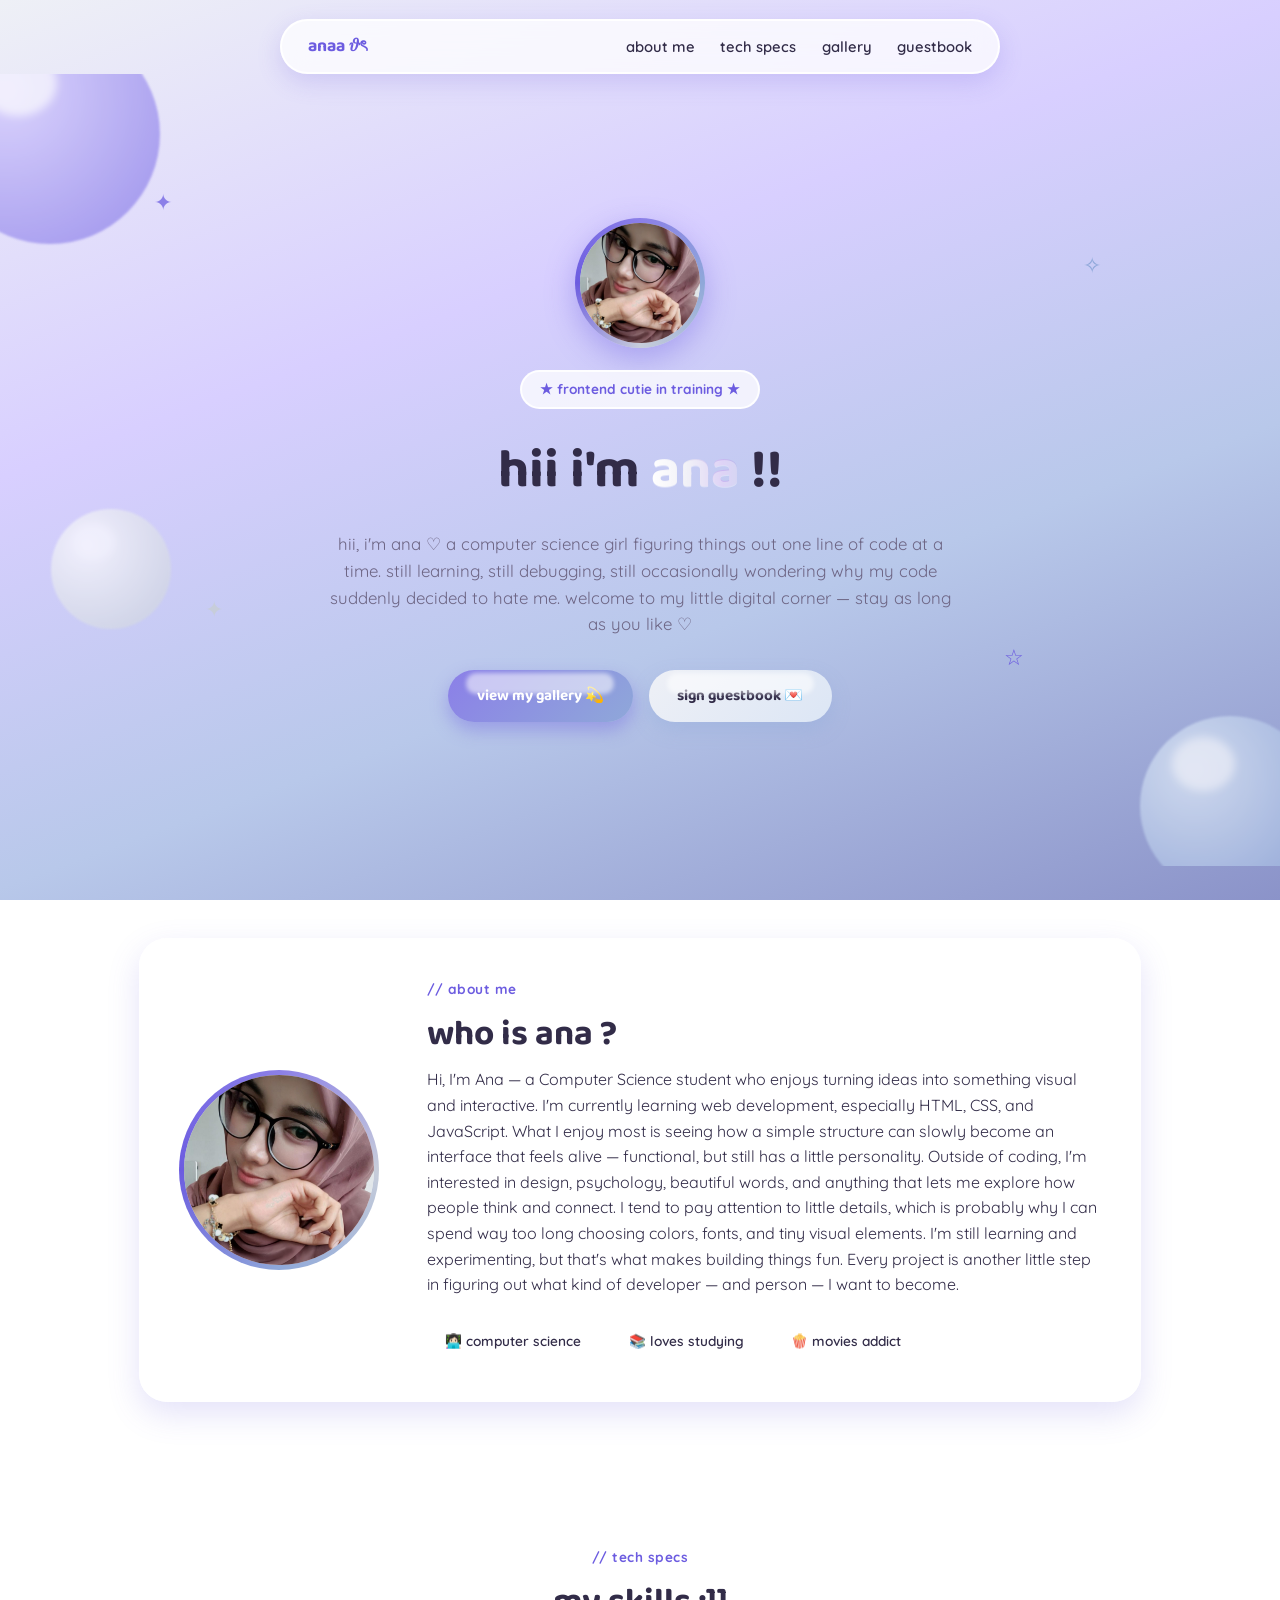
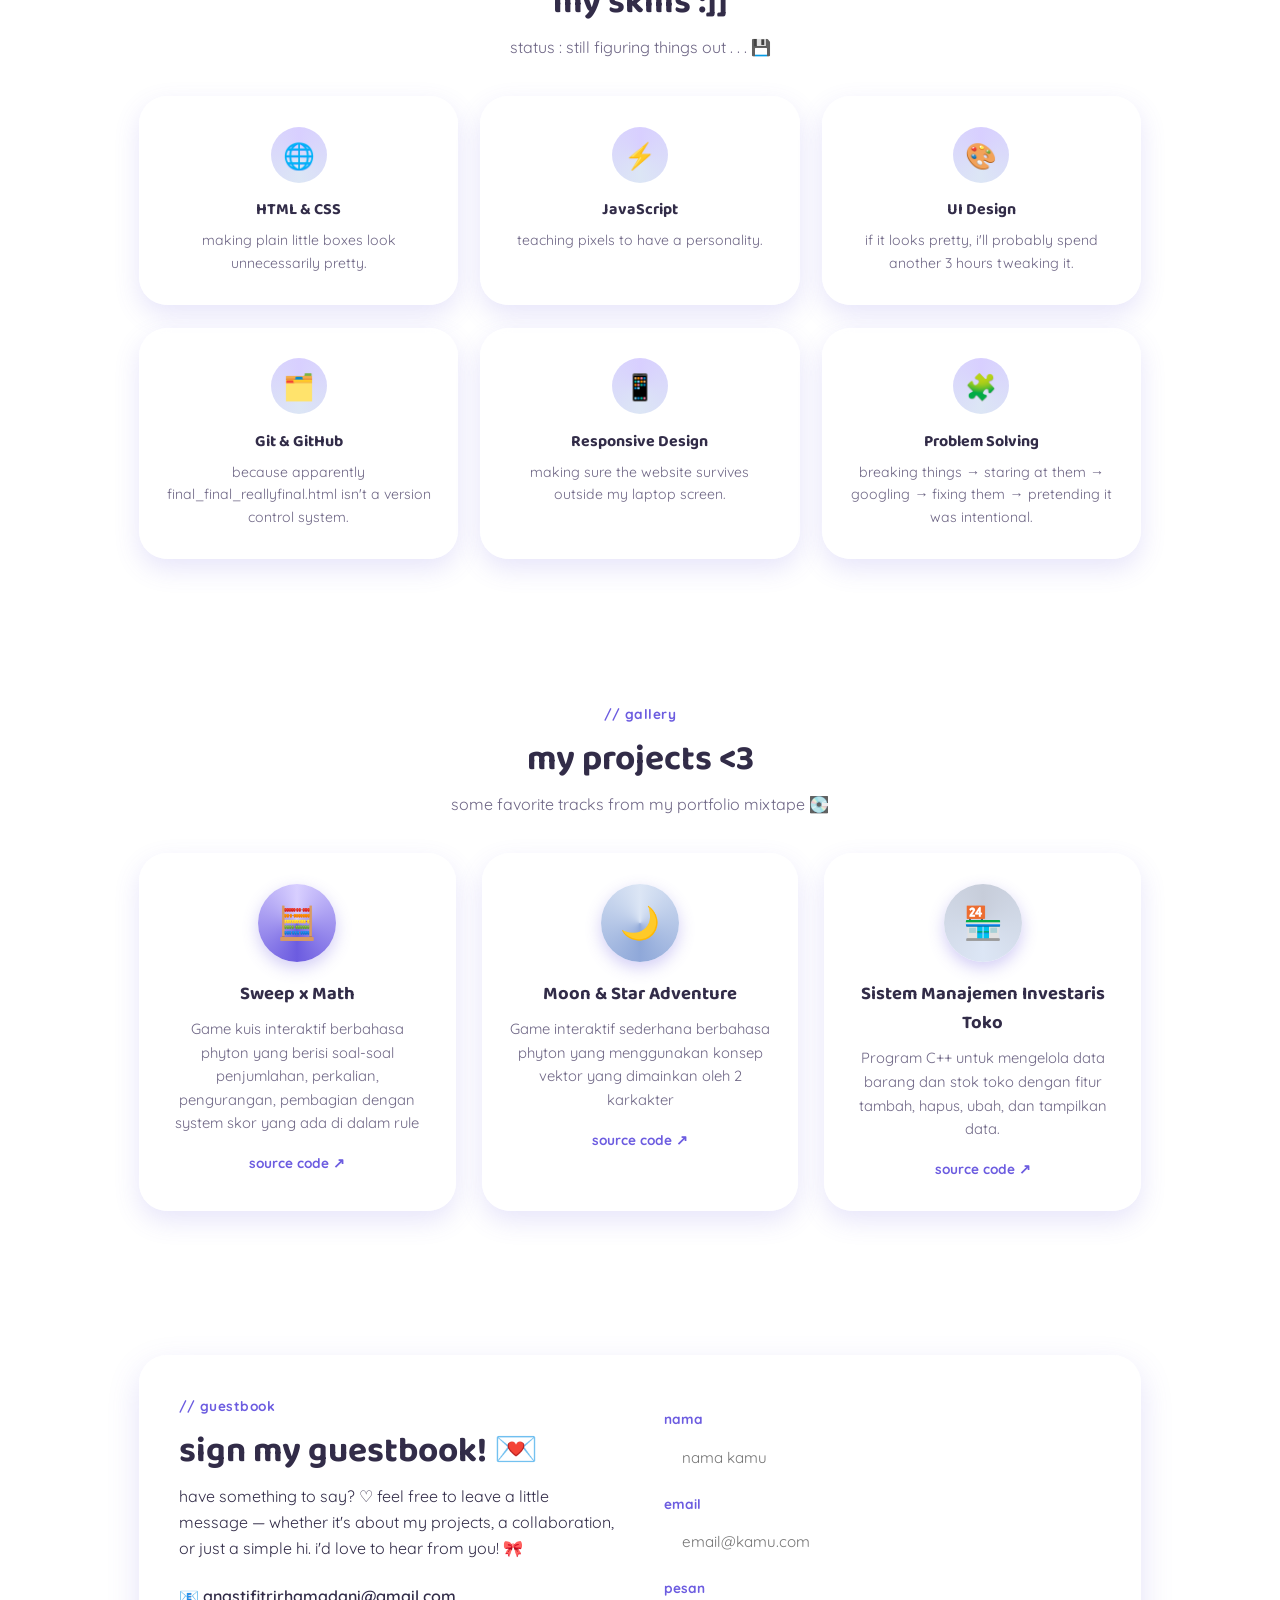
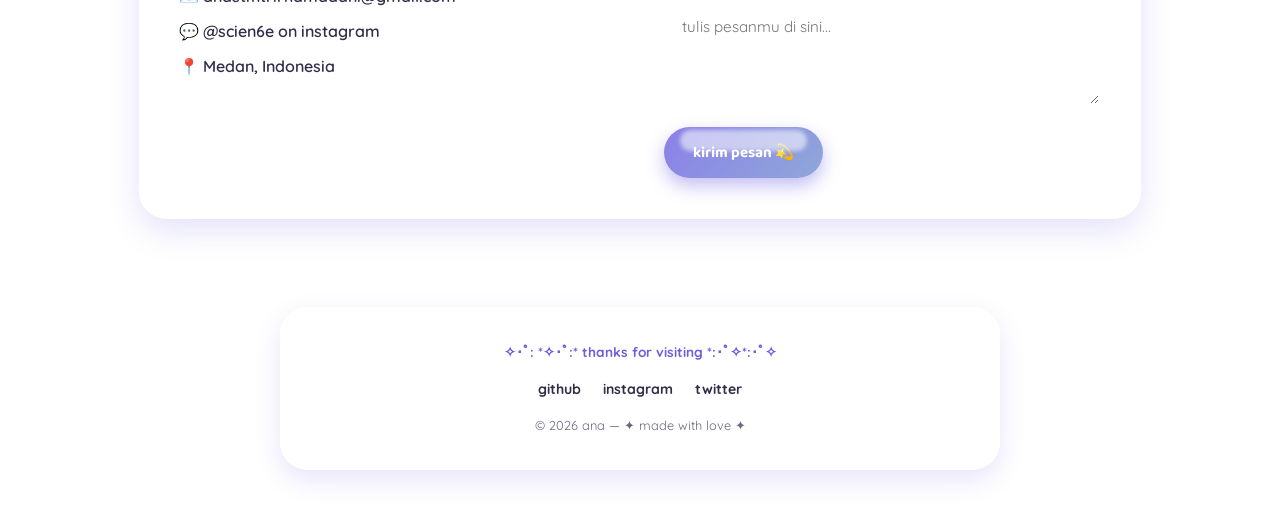
<file: index.html>
<!DOCTYPE html>
<html lang="id">
<head>
<meta charset="UTF-8">
<meta name="viewport" content="width=device-width, initial-scale=1.0">
<title>✧ ana's portofolio ✧</title>
<link rel="preconnect" href="https://fonts.googleapis.com">
<link rel="preconnect" href="https://fonts.gstatic.com" crossorigin>
<link href="https://fonts.googleapis.com/css2?family=Baloo+2:wght@500;700;800&family=Quicksand:wght@400;500;600;700&display=swap" rel="stylesheet">
<link rel="stylesheet" href="style.css">
</head>
<body>

<!-- ===== NAVIGASI (floating glossy pill) ===== -->
<header class="navbar" id="top">
  <div class="nav-pill">
    <a href="#top" class="logo"> anaa 𝜗ৎ</a>
    <button class="nav-toggle" id="navToggle" aria-label="Buka menu" aria-expanded="false">
      <span></span><span></span><span></span>
    </button>
    <nav class="nav-links" id="navLinks">
      <a href="#about">about me</a>
      <a href="#skills">tech specs</a>
      <a href="#projects">gallery</a>
      <a href="#contact">guestbook</a>
    </nav>
  </div>
</header>

<!-- ===== HERO ===== -->
<section class="hero">
  <span class="orb orb-1"></span>
  <span class="orb orb-2"></span>
  <span class="orb orb-3"></span>
  <span class="sparkle s1">✦</span>
  <span class="sparkle s2">✧</span>
  <span class="sparkle s3">☆</span>
  <span class="sparkle s4">✦</span>

  <div class="hero-content">
    <div class="avatar-ring"><div class="avatar"><img src="ana.jpeg" alt="Foto Ana"></div></div>
    <p class="badge">★ frontend cutie in training ★</p>
    <h1>hii i'm <span class="chrome">ana</span> !!</h1>
    <p class="hero-text">hii, i'm ana ♡

a computer science girl figuring things out one line of code at a time.

still learning, still debugging, still occasionally wondering why my code suddenly decided to hate me.

welcome to my little digital corner — stay as long as you like ♡</p>
    <div class="hero-buttons">
      <a href="#projects" class="btn btn-primary">view my gallery 💫</a>
      <a href="#contact" class="btn btn-outline">sign guestbook 💌</a>
    </div>
  </div>
</section>

<!-- about me -->
<section class="about" id="about">
  <div class="section-inner">
    <div class="glass-card about-grid">
      <div class="about-photo">
        <div class="photo-ring"><div class="photo-inner"><img src="ana.jpeg" alt="Foto Ana"></div></div>
      </div>
      <div class="about-text">
        <p class="eyebrow">// about me</p>
        <h2>who is ana ?</h2>
        <p>Hi, I'm Ana — a Computer Science student who enjoys turning ideas into something visual and interactive.
           I'm currently learning web development, especially HTML, CSS, and JavaScript. What I enjoy most is seeing how a simple structure can slowly become an interface that feels alive — functional, but still has a little personality. 
           Outside of coding, I'm interested in design, psychology, beautiful words, and anything that lets me explore how people think and connect. I tend to pay attention to little details, which is probably why I can spend way too long choosing colors, fonts, and tiny visual elements.
           I'm still learning and experimenting, but that's what makes building things fun. Every project is another little step in figuring out what kind of developer — and person — I want to become.</p>
        <div class="chip-row">
          <span class="chip">👩🏻‍💻 computer science</span>
          <span class="chip">📚 loves studying</span>
          <span class="chip">🍿 movies addict</span>
        </div>
      </div>
    </div>
  </div>
</section>

<!-- skills -->
<section class="skills" id="skills">
  <div class="section-inner">
    <p class="eyebrow center">// tech specs</p>
    <h2 class="center">my skills :]] </h2>
    <p class="section-sub center">status : still figuring things out . . . 💾</p>

    <div class="skill-grid">
      <div class="skill-chip">
        <span class="skill-icon">🌐</span>
        <h3>HTML &amp; CSS</h3>
        <p>making plain little boxes look unnecessarily pretty.</p>
      </div>
      <div class="skill-chip">
        <span class="skill-icon">⚡</span>
        <h3>JavaScript</h3>
        <p>teaching pixels to have a personality.</p>
      </div>
      <div class="skill-chip">
        <span class="skill-icon">🎨</span>
        <h3>UI Design</h3>
        <p>if it looks pretty, i'll probably spend another 3 hours tweaking it.</p>
      </div>
      <div class="skill-chip">
        <span class="skill-icon">🗂️</span>
        <h3>Git &amp; GitHub</h3>
        <p>because apparently final_final_reallyfinal.html isn't a version control system.</p>
      </div>
      <div class="skill-chip">
        <span class="skill-icon">📱</span>
        <h3>Responsive Design</h3>
        <p>making sure the website survives outside my laptop screen.</p>
      </div>
      <div class="skill-chip">
        <span class="skill-icon">🧩</span>
        <h3>Problem Solving</h3>
        <p>breaking things → staring at them → googling → fixing them → pretending it was intentional.</p>
      </div>
    </div>
  </div>
</section>

<!-- ===== PROJECTS: GALLERY ===== -->
<section class="projects" id="projects">
  <div class="section-inner">
    <p class="eyebrow center">// gallery</p>
    <h2 class="center">my projects <3 </h2>
    <p class="section-sub center">some favorite tracks from my portfolio mixtape 💽</p>

    <div class="gallery-grid">
      <article class="disc-card">
        <div class="disc">🧮</div>
        <h3>Sweep x Math</h3>
        <p>Game kuis interaktif berbahasa phyton yang berisi soal-soal penjumlahan, perkalian, pengurangan, pembagian dengan system skor yang ada di dalam rule</p>
        <div class="disc-links">
          <a href="https://github.com/shizy-commits/mandiri-proyek.git">source code ↗</a>
        </div>
      </article>
      <article class="disc-card">
        <div class="disc disc-blue">🌙</div>
        <h3>Moon & Star Adventure</h3>
        <p>Game interaktif sederhana berbahasa phyton yang menggunakan konsep vektor yang dimainkan oleh 2 karkakter</p>
        <div class="disc-links">
          <a href="https://github.com/shizy-commits/mandiri-proyek.git">source code ↗</a>
        </div>
      </article>
      <article class="disc-card">
        <div class="disc disc-mint">🏪</div>
        <h3>Sistem Manajemen Investaris Toko</h3>
        <p>Program C++ untuk mengelola data barang dan stok toko dengan fitur tambah, hapus, ubah, dan tampilkan data.</p>
        <div class="disc-links">
          <a href="https://github.com/shizy-commits/mandiri-proyek.git">source code ↗</a>
        </div>
      </article>
    </div>
  </div>
</section>

<!-- ===== CONTACT: GUESTBOOK ===== -->
<section class="contact" id="contact">
  <div class="section-inner">
    <div class="glass-card contact-grid">
      <div class="contact-text">
        <p class="eyebrow">// guestbook</p>
        <h2>sign my guestbook! 💌</h2>
        <p>have something to say? ♡

feel free to leave a little message — whether it's about my projects, a collaboration, or just a simple hi. i'd love to hear from you! 🎀</p>
        <ul class="contact-list">
          <li>📧 anastifitrirhamadani@gmail.com</li>
          <li>💬 @scien6e on instagram</li>
          <li>📍 Medan, Indonesia</li>
        </ul>
      </div>
      <form class="contact-form">
        <label for="name">nama</label>
        <input type="text" id="name" placeholder="nama kamu">

        <label for="email">email</label>
        <input type="email" id="email" placeholder="email@kamu.com">

        <label for="message">pesan</label>
        <textarea id="message" rows="4" placeholder="tulis pesanmu di sini..."></textarea>

        <button type="submit" class="btn btn-primary">kirim pesan 💫</button>
      </form>
    </div>
  </div>
</section>

<!-- ===== FOOTER ===== -->
<footer class="footer">
  <div class="section-inner footer-inner">
    <p class="footer-sparkle">✧･ﾟ: *✧･ﾟ:*  thanks for visiting  *:･ﾟ✧*:･ﾟ✧</p>
    <div class="footer-socials">
      <a href="https://github.com/shizy-commits">github</a>
      <a href="https://www.instagram.com/scien6e?stkn=OGF2emVxY256MXBx">instagram</a>
      <a href="https://x.com/ngodying">twitter</a>
    </div>
    <p class="footer-copy">© 2026 ana — ✦ made with love ✦</p>
  </div>
</footer>

<script>
  const navToggle = document.getElementById('navToggle');
  const navLinks = document.getElementById('navLinks');
  navToggle.addEventListener('click', () => {
    const isOpen = navLinks.classList.toggle('open');
    navToggle.classList.toggle('active');
    navToggle.setAttribute('aria-expanded', isOpen);
  });
  navLinks.querySelectorAll('a').forEach(link => {
    link.addEventListener('click', () => {
      navLinks.classList.remove('open');
      navToggle.classList.remove('active');
      navToggle.setAttribute('aria-expanded', false);
    });
  });
</script>
</body>
</html>
</file>
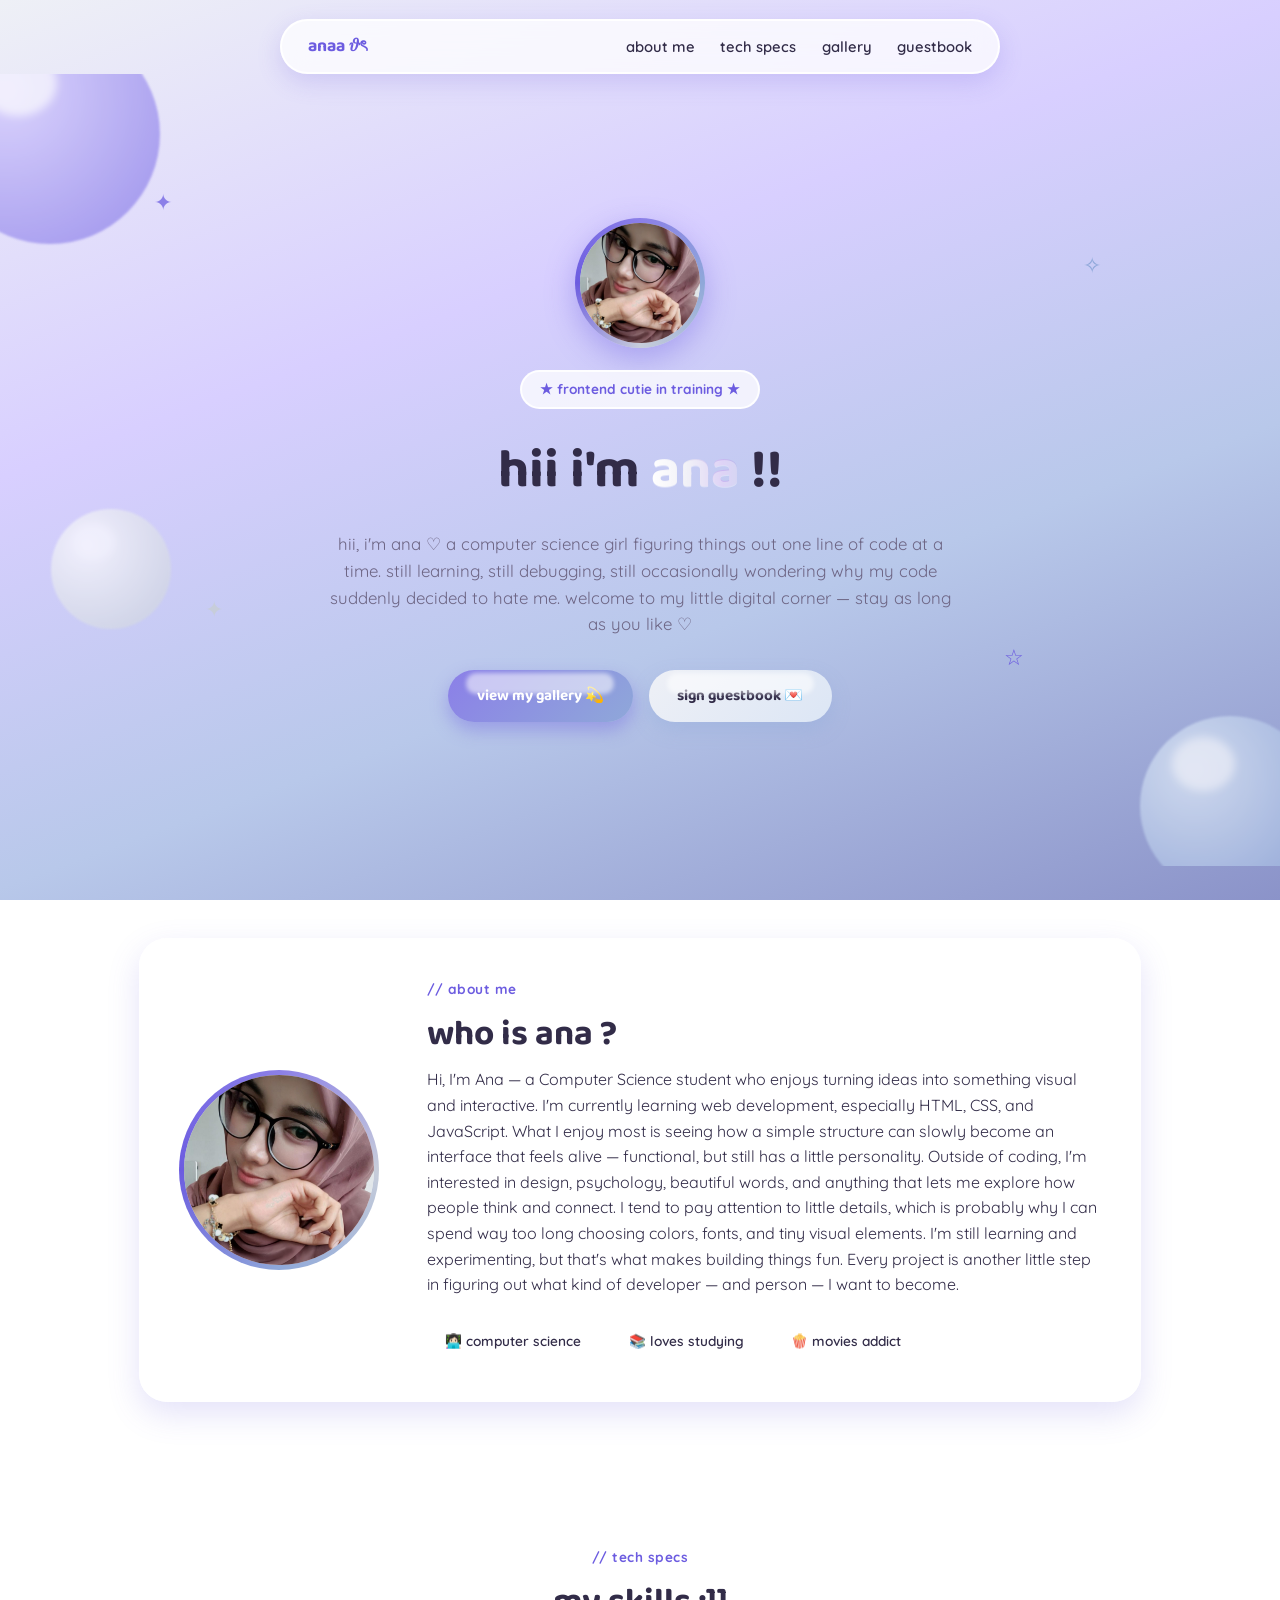
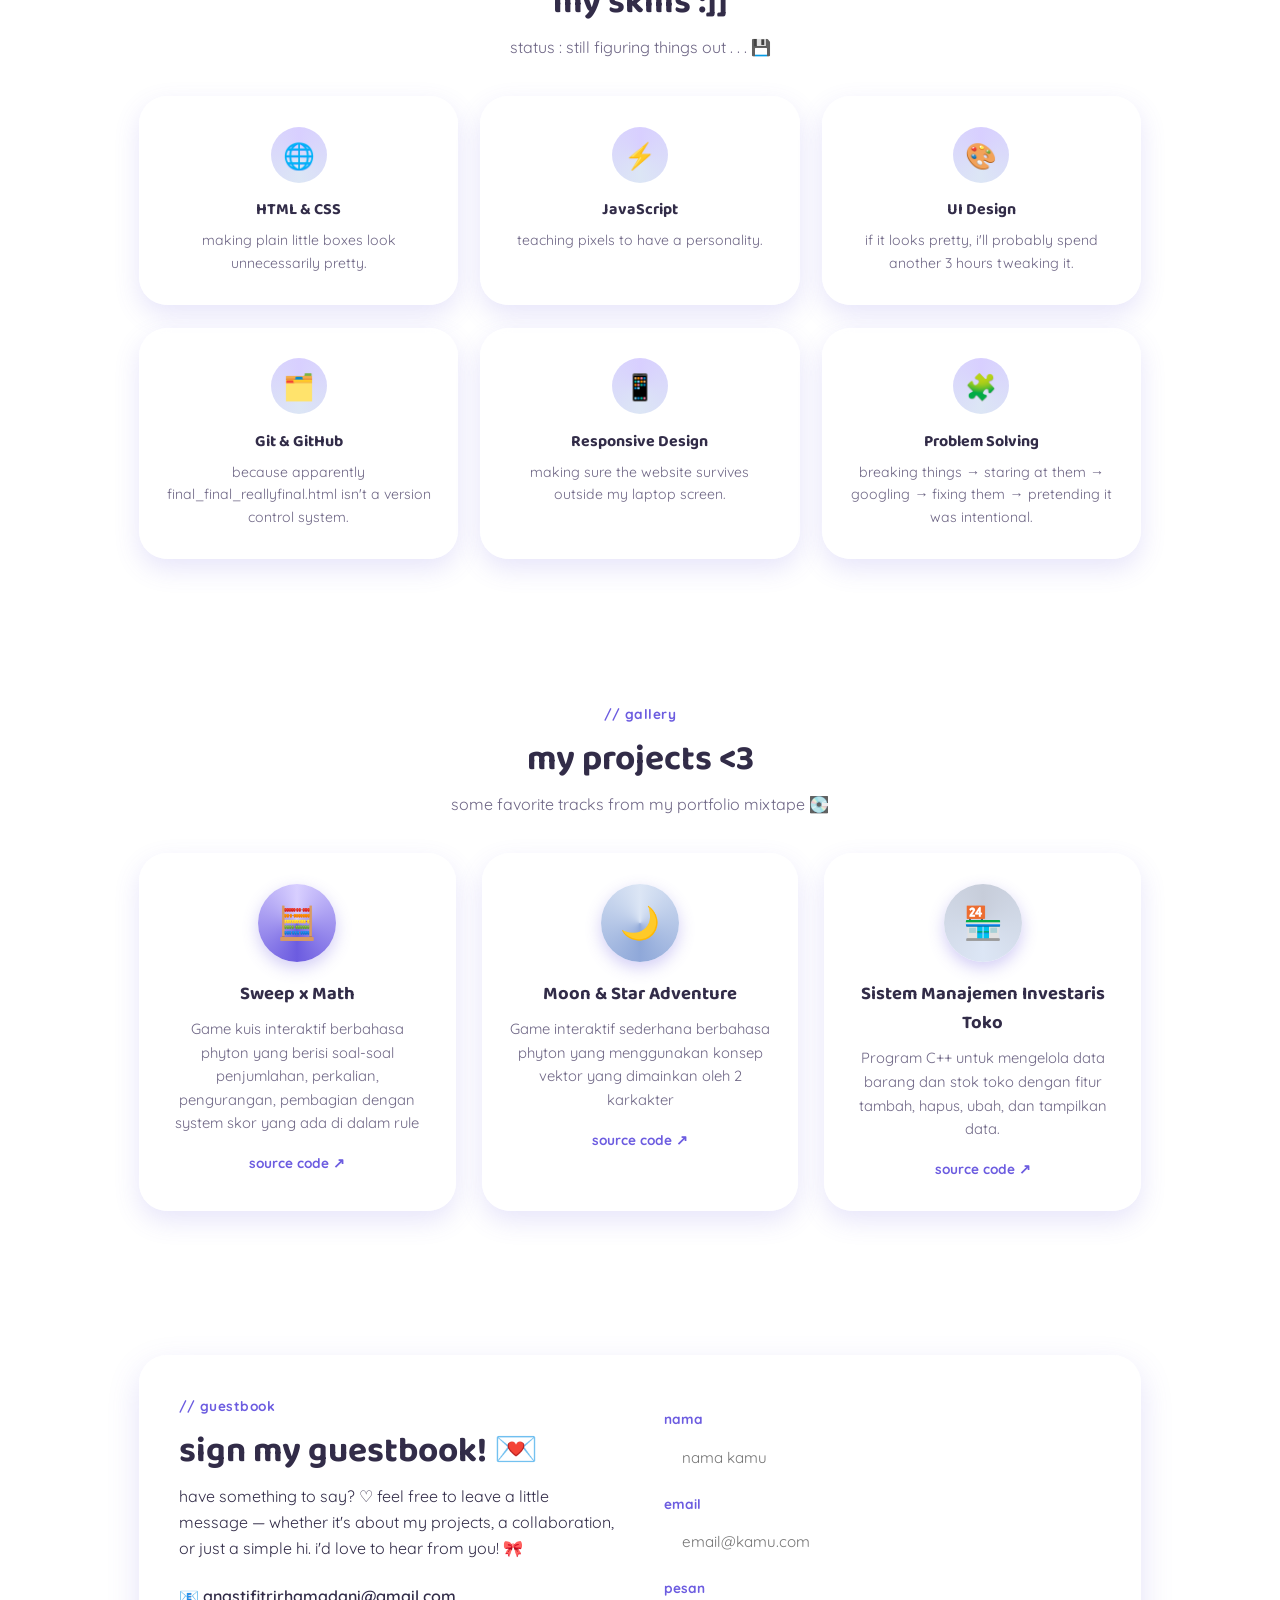
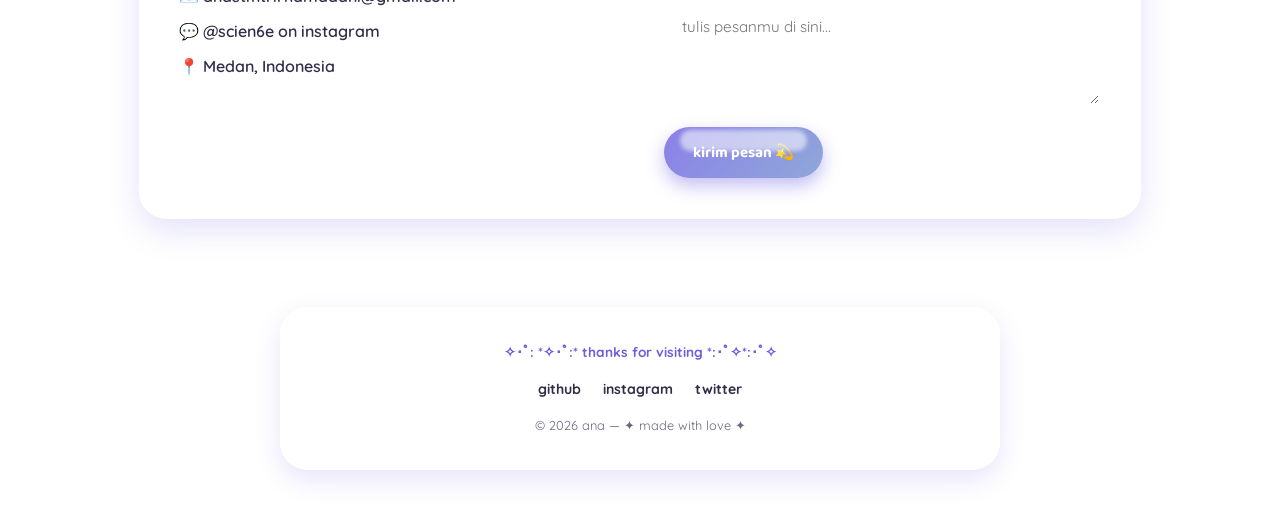
<file: porto.html>
<!DOCTYPE html>
<html lang="id">
<head>
<meta charset="UTF-8">
<meta name="viewport" content="width=device-width, initial-scale=1.0">
<title>✧ ana's portofolio ✧</title>
<link rel="preconnect" href="https://fonts.googleapis.com">
<link rel="preconnect" href="https://fonts.gstatic.com" crossorigin>
<link href="https://fonts.googleapis.com/css2?family=Baloo+2:wght@500;700;800&family=Quicksand:wght@400;500;600;700&display=swap" rel="stylesheet">
<link rel="stylesheet" href="style.css">
</head>
<body>

<!-- ===== NAVIGASI (floating glossy pill) ===== -->
<header class="navbar" id="top">
  <div class="nav-pill">
    <a href="#top" class="logo"> anaa 𝜗ৎ</a>
    <button class="nav-toggle" id="navToggle" aria-label="Buka menu" aria-expanded="false">
      <span></span><span></span><span></span>
    </button>
    <nav class="nav-links" id="navLinks">
      <a href="#about">about me</a>
      <a href="#skills">tech specs</a>
      <a href="#projects">gallery</a>
      <a href="#contact">guestbook</a>
    </nav>
  </div>
</header>

<!-- ===== HERO ===== -->
<section class="hero">
  <span class="orb orb-1"></span>
  <span class="orb orb-2"></span>
  <span class="orb orb-3"></span>
  <span class="sparkle s1">✦</span>
  <span class="sparkle s2">✧</span>
  <span class="sparkle s3">☆</span>
  <span class="sparkle s4">✦</span>

  <div class="hero-content">
    <div class="avatar-ring"><div class="avatar"><img src="ana.jpeg" alt="Foto Ana"></div></div>
    <p class="badge">★ frontend cutie in training ★</p>
    <h1>hii i'm <span class="chrome">ana</span> !!</h1>
    <p class="hero-text">hii, i'm ana ♡

a computer science girl figuring things out one line of code at a time.

still learning, still debugging, still occasionally wondering why my code suddenly decided to hate me.

welcome to my little digital corner — stay as long as you like ♡</p>
    <div class="hero-buttons">
      <a href="#projects" class="btn btn-primary">view my gallery 💫</a>
      <a href="#contact" class="btn btn-outline">sign guestbook 💌</a>
    </div>
  </div>
</section>

<!-- about me -->
<section class="about" id="about">
  <div class="section-inner">
    <div class="glass-card about-grid">
      <div class="about-photo">
        <div class="photo-ring"><div class="photo-inner"><img src="ana.jpeg" alt="Foto Ana"></div></div>
      </div>
      <div class="about-text">
        <p class="eyebrow">// about me</p>
        <h2>who is ana ?</h2>
        <p>Hi, I'm Ana — a Computer Science student who enjoys turning ideas into something visual and interactive.
           I'm currently learning web development, especially HTML, CSS, and JavaScript. What I enjoy most is seeing how a simple structure can slowly become an interface that feels alive — functional, but still has a little personality. 
           Outside of coding, I'm interested in design, psychology, beautiful words, and anything that lets me explore how people think and connect. I tend to pay attention to little details, which is probably why I can spend way too long choosing colors, fonts, and tiny visual elements.
           I'm still learning and experimenting, but that's what makes building things fun. Every project is another little step in figuring out what kind of developer — and person — I want to become.</p>
        <div class="chip-row">
          <span class="chip">👩🏻‍💻 computer science</span>
          <span class="chip">📚 loves studying</span>
          <span class="chip">🍿 movies addict</span>
        </div>
      </div>
    </div>
  </div>
</section>

<!-- skills -->
<section class="skills" id="skills">
  <div class="section-inner">
    <p class="eyebrow center">// tech specs</p>
    <h2 class="center">my skills :]] </h2>
    <p class="section-sub center">status : still figuring things out . . . 💾</p>

    <div class="skill-grid">
      <div class="skill-chip">
        <span class="skill-icon">🌐</span>
        <h3>HTML &amp; CSS</h3>
        <p>making plain little boxes look unnecessarily pretty.</p>
      </div>
      <div class="skill-chip">
        <span class="skill-icon">⚡</span>
        <h3>JavaScript</h3>
        <p>teaching pixels to have a personality.</p>
      </div>
      <div class="skill-chip">
        <span class="skill-icon">🎨</span>
        <h3>UI Design</h3>
        <p>if it looks pretty, i'll probably spend another 3 hours tweaking it.</p>
      </div>
      <div class="skill-chip">
        <span class="skill-icon">🗂️</span>
        <h3>Git &amp; GitHub</h3>
        <p>because apparently final_final_reallyfinal.html isn't a version control system.</p>
      </div>
      <div class="skill-chip">
        <span class="skill-icon">📱</span>
        <h3>Responsive Design</h3>
        <p>making sure the website survives outside my laptop screen.</p>
      </div>
      <div class="skill-chip">
        <span class="skill-icon">🧩</span>
        <h3>Problem Solving</h3>
        <p>breaking things → staring at them → googling → fixing them → pretending it was intentional.</p>
      </div>
    </div>
  </div>
</section>

<!-- ===== PROJECTS: GALLERY ===== -->
<section class="projects" id="projects">
  <div class="section-inner">
    <p class="eyebrow center">// gallery</p>
    <h2 class="center">my projects <3 </h2>
    <p class="section-sub center">some favorite tracks from my portfolio mixtape 💽</p>

    <div class="gallery-grid">
      <article class="disc-card">
        <div class="disc">🧮</div>
        <h3>Sweep x Math</h3>
        <p>Game kuis interaktif berbahasa phyton yang berisi soal-soal penjumlahan, perkalian, pengurangan, pembagian dengan system skor yang ada di dalam rule</p>
        <div class="disc-links">
          <a href="https://github.com/shizy-commits/mandiri-proyek.git">source code ↗</a>
        </div>
      </article>
      <article class="disc-card">
        <div class="disc disc-blue">🌙</div>
        <h3>Moon & Star Adventure</h3>
        <p>Game interaktif sederhana berbahasa phyton yang menggunakan konsep vektor yang dimainkan oleh 2 karkakter</p>
        <div class="disc-links">
          <a href="https://github.com/shizy-commits/mandiri-proyek.git">source code ↗</a>
        </div>
      </article>
      <article class="disc-card">
        <div class="disc disc-mint">🏪</div>
        <h3>Sistem Manajemen Investaris Toko</h3>
        <p>Program C++ untuk mengelola data barang dan stok toko dengan fitur tambah, hapus, ubah, dan tampilkan data.</p>
        <div class="disc-links">
          <a href="https://github.com/shizy-commits/mandiri-proyek.git">source code ↗</a>
        </div>
      </article>
    </div>
  </div>
</section>

<!-- ===== CONTACT: GUESTBOOK ===== -->
<section class="contact" id="contact">
  <div class="section-inner">
    <div class="glass-card contact-grid">
      <div class="contact-text">
        <p class="eyebrow">// guestbook</p>
        <h2>sign my guestbook! 💌</h2>
        <p>have something to say? ♡

feel free to leave a little message — whether it's about my projects, a collaboration, or just a simple hi. i'd love to hear from you! 🎀</p>
        <ul class="contact-list">
          <li>📧 anastifitrirhamadani@gmail.com</li>
          <li>💬 @scien6e on instagram</li>
          <li>📍 Medan, Indonesia</li>
        </ul>
      </div>
      <form class="contact-form">
        <label for="name">nama</label>
        <input type="text" id="name" placeholder="nama kamu">

        <label for="email">email</label>
        <input type="email" id="email" placeholder="email@kamu.com">

        <label for="message">pesan</label>
        <textarea id="message" rows="4" placeholder="tulis pesanmu di sini..."></textarea>

        <button type="submit" class="btn btn-primary">kirim pesan 💫</button>
      </form>
    </div>
  </div>
</section>

<!-- ===== FOOTER ===== -->
<footer class="footer">
  <div class="section-inner footer-inner">
    <p class="footer-sparkle">✧･ﾟ: *✧･ﾟ:*  thanks for visiting  *:･ﾟ✧*:･ﾟ✧</p>
    <div class="footer-socials">
      <a href="https://github.com/shizy-commits">github</a>
      <a href="https://www.instagram.com/scien6e?stkn=OGF2emVxY256MXBx">instagram</a>
      <a href="https://x.com/ngodying">twitter</a>
    </div>
    <p class="footer-copy">© 2026 ana — ✦ made with love ✦</p>
  </div>
</footer>

<script>
  const navToggle = document.getElementById('navToggle');
  const navLinks = document.getElementById('navLinks');
  navToggle.addEventListener('click', () => {
    const isOpen = navLinks.classList.toggle('open');
    navToggle.classList.toggle('active');
    navToggle.setAttribute('aria-expanded', isOpen);
  });
  navLinks.querySelectorAll('a').forEach(link => {
    link.addEventListener('click', () => {
      navLinks.classList.remove('open');
      navToggle.classList.remove('active');
      navToggle.setAttribute('aria-expanded', false);
    });
  });
</script>
</body>
</html>
</file>
<file: style.css>
/* =========================================
   TOKEN — cyber lilac & silver
========================================= */
:root {
  --violet: #8B7FE8;
  --violet-deep: #6C5CE0;
  --violet-soft: #D8CFFF;
  --steel: #8FA8D9;
  --steel-soft: #DCE6F5;
  --silver: #C7CDDA;
  --silver-light: #EEF0F6;
  --ink: #322C48;
  --ink-soft: #6E6685;
  --glass: rgba(255, 255, 255, 0.55);
  --glass-strong: rgba(255, 255, 255, 0.75);
  --glass-border: rgba(255, 255, 255, 0.9);
  --radius: 28px;
}

* { box-sizing: border-box; margin: 0; padding: 0; }

html { scroll-behavior: smooth; }

body {
  font-family: 'Quicksand', sans-serif;
  color: var(--ink);
  line-height: 1.6;
  overflow-x: hidden;
  background: linear-gradient(160deg, #EEF0F6 0%, #D8CFFF 35%, #B8C8EA 65%, #8B93C9 100%);
  background-attachment: fixed;
}

h1, h2, h3, .logo, .btn {
  font-family: 'Baloo 2', sans-serif;
  font-weight: 700;
}

h2 { font-size: clamp(1.7rem, 4vw, 2.2rem); margin-bottom: 0.3rem; }
h3 { font-size: 1.15rem; margin-bottom: 0.5rem; }

.section-inner { max-width: 1050px; margin: 0 auto; padding: 4.5rem 1.5rem; }

.center { text-align: center; }

.eyebrow {
  font-size: 0.85rem;
  font-weight: 700;
  color: var(--violet-deep);
  margin-bottom: 0.4rem;
  letter-spacing: 0.5px;
}

.section-sub { color: var(--ink-soft); margin-bottom: 2.2rem; }

/* chrome / holographic text */
.chrome {
  background: linear-gradient(90deg, #fff 0%, #e8e8f2 20%, #c9b6f0 40%, #a8c0e6 60%, #fff 80%, #e8e8f2 100%);
  background-size: 200% auto;
  -webkit-background-clip: text;
  background-clip: text;
  color: transparent;
  text-shadow: 0 1px 0 rgba(255,255,255,0.4);
}

/* =========================================
   GLASS CARD
========================================= */
.glass-card {
  background: var(--glass);
  backdrop-filter: blur(14px);
  border: 2px solid var(--glass-border);
  border-radius: var(--radius);
  box-shadow: 0 12px 32px rgba(108, 92, 224, 0.18), inset 0 1px 0 rgba(255,255,255,0.6);
  padding: 2.4rem;
  position: relative;
}

/* =========================================
   BUTTONS (glossy pill)
========================================= */
.btn {
  display: inline-block;
  padding: 0.85rem 1.8rem;
  border-radius: 999px;
  font-size: 0.95rem;
  text-decoration: none;
  border: none;
  cursor: pointer;
  position: relative;
  overflow: hidden;
  transition: transform 0.2s ease;
}

.btn::before {
  content: "";
  position: absolute;
  top: 3px;
  left: 10%;
  width: 80%;
  height: 40%;
  background: rgba(255,255,255,0.55);
  border-radius: 999px;
  filter: blur(2px);
}

.btn:hover { transform: translateY(-3px); }

.btn-primary {
  background: linear-gradient(135deg, var(--violet), var(--steel));
  color: #fff;
  box-shadow: 0 8px 18px rgba(108, 92, 224, 0.4);
}

.btn-outline {
  background: linear-gradient(135deg, var(--silver-light), var(--steel-soft));
  color: var(--ink);
  box-shadow: 0 8px 18px rgba(143, 168, 217, 0.35);
}

/* =========================================
   NAVIGASI
========================================= */
.navbar {
  position: sticky;
  top: 0;
  z-index: 50;
  display: flex;
  justify-content: center;
  padding: 1.2rem 1rem 0;
}

.nav-pill {
  width: 100%;
  max-width: 720px;
  background: var(--glass-strong);
  backdrop-filter: blur(14px);
  border: 2px solid var(--glass-border);
  border-radius: 999px;
  box-shadow: 0 8px 24px rgba(108, 92, 224, 0.2);
  padding: 0.7rem 1.6rem;
  display: flex;
  align-items: center;
  justify-content: space-between;
}

.logo {
  font-size: 1.1rem;
  color: var(--violet-deep);
  text-decoration: none;
}

.nav-links { display: flex; gap: 1.6rem; }

.nav-links a {
  text-decoration: none;
  color: var(--ink);
  font-weight: 600;
  font-size: 0.92rem;
}

.nav-links a:hover { color: var(--violet-deep); }

.nav-toggle {
  display: none;
  flex-direction: column;
  gap: 5px;
  background: none;
  border: none;
  cursor: pointer;
  padding: 6px;
}

.nav-toggle span {
  width: 22px;
  height: 3px;
  border-radius: 2px;
  background: var(--violet-deep);
}

/* =========================================
   HERO
========================================= */
.hero {
  position: relative;
  min-height: 88vh;
  display: flex;
  align-items: center;
  justify-content: center;
  padding: 3rem 1.5rem;
  overflow: hidden;
}

.hero-content { max-width: 640px; text-align: center; position: relative; z-index: 2; }

.avatar-ring {
  width: 130px;
  height: 130px;
  margin: 0 auto 1.4rem;
  border-radius: 50%;
  background: conic-gradient(from 0deg, var(--violet), var(--steel), var(--silver), var(--violet-deep), var(--violet));
  display: flex;
  align-items: center;
  justify-content: center;
  padding: 5px;
  box-shadow: 0 10px 30px rgba(108, 92, 224, 0.4);
}

.avatar img,
.photo-inner img {
  width: 100%;
  height: 100%;
  object-fit: cover;
  border-radius: 50%;
}

.avatar {
  width: 100%;
  height: 100%;
  border-radius: 50%;
  background: var(--glass-strong);
  display: flex;
  align-items: center;
  justify-content: center;
  font-size: 3.2rem;
}

.badge {
  display: inline-block;
  background: var(--glass-strong);
  border: 2px solid var(--glass-border);
  padding: 0.4rem 1.1rem;
  border-radius: 999px;
  font-size: 0.85rem;
  font-weight: 700;
  color: var(--violet-deep);
  margin-bottom: 1.2rem;
}

.hero h1 {
  font-size: clamp(2.2rem, 6vw, 3.4rem);
  margin-bottom: 1rem;
}

.hero-text { color: var(--ink-soft); font-size: 1.05rem; margin-bottom: 2rem; }

.hero-buttons { display: flex; gap: 1rem; justify-content: center; flex-wrap: wrap; }

.orb {
  position: absolute;
  border-radius: 50%;
  filter: blur(1px);
  z-index: 1;
}

.orb::after {
  content: "";
  position: absolute;
  top: 12%;
  left: 18%;
  width: 35%;
  height: 30%;
  background: rgba(255,255,255,0.7);
  border-radius: 50%;
  filter: blur(4px);
}

.orb-1 { width: 220px; height: 220px; top: -50px; left: -60px; background: radial-gradient(circle at 30% 30%, var(--violet-soft), var(--violet)); opacity: 0.8; }
.orb-2 { width: 180px; height: 180px; bottom: -30px; right: -40px; background: radial-gradient(circle at 30% 30%, var(--steel-soft), var(--steel)); opacity: 0.8; }
.orb-3 { width: 120px; height: 120px; top: 55%; left: 4%; background: radial-gradient(circle at 30% 30%, #fff, var(--silver)); opacity: 0.7; }

.sparkle {
  position: absolute;
  color: var(--violet-deep);
  font-size: 1.4rem;
  z-index: 2;
  animation: twinkle 2.4s ease-in-out infinite;
}
.s1 { top: 14%; left: 12%; animation-delay: 0s; color: var(--violet); }
.s2 { top: 22%; right: 14%; animation-delay: 0.6s; color: var(--steel); }
.s3 { bottom: 24%; right: 20%; animation-delay: 1.2s; }
.s4 { bottom: 30%; left: 16%; animation-delay: 1.8s; color: var(--silver); }

@keyframes twinkle {
  0%, 100% { opacity: 0.3; transform: scale(0.85); }
  50% { opacity: 1; transform: scale(1.15); }
}

@media (prefers-reduced-motion: reduce) {
  .sparkle { animation: none; opacity: 0.8; }
}

/* =========================================
   ABOUT
========================================= */
.about-grid { display: flex; align-items: center; gap: 3rem; }

.about-photo { flex: 0 0 200px; }

.photo-ring {
  width: 200px;
  height: 200px;
  border-radius: 50%;
  background: conic-gradient(from 90deg, var(--silver), var(--steel), var(--violet-deep), var(--violet), var(--silver));
  padding: 5px;
  margin: 0 auto;
}

.photo-inner {
  width: 100%;
  height: 100%;
  border-radius: 50%;
  background: var(--glass-strong);
  display: flex;
  align-items: center;
  justify-content: center;
  font-size: 4.2rem;
}

.about-text { flex: 1; }

.chip-row { display: flex; flex-wrap: wrap; gap: 0.7rem; margin-top: 1.4rem; }

.chip {
  background: var(--glass-strong);
  border: 2px solid var(--glass-border);
  padding: 0.5rem 1rem;
  border-radius: 999px;
  font-size: 0.85rem;
  font-weight: 600;
}

/* =========================================
   SKILLS / TECH SPECS (sticker badges)
========================================= */
.skill-grid {
  display: grid;
  grid-template-columns: repeat(3, 1fr);
  gap: 1.4rem;
}

.skill-chip {
  background: var(--glass);
  backdrop-filter: blur(14px);
  border: 2px solid var(--glass-border);
  border-radius: var(--radius);
  padding: 1.8rem 1.5rem;
  box-shadow: 0 10px 26px rgba(108, 92, 224, 0.16);
  text-align: center;
  transition: transform 0.2s ease;
}

.skill-chip:hover { transform: translateY(-4px); }

.skill-icon {
  display: inline-flex;
  align-items: center;
  justify-content: center;
  width: 56px;
  height: 56px;
  border-radius: 50%;
  background: conic-gradient(from 0deg, var(--violet-soft), var(--steel-soft), var(--violet-soft));
  font-size: 1.6rem;
  margin-bottom: 0.9rem;
}

.skill-chip h3 { font-size: 1rem; margin-bottom: 0.4rem; }

.skill-chip p { font-size: 0.88rem; color: var(--ink-soft); }

/* =========================================
   PROJECTS / GALLERY
========================================= */
.gallery-grid {
  display: grid;
  grid-template-columns: repeat(3, 1fr);
  gap: 1.6rem;
}

.disc-card {
  background: var(--glass);
  backdrop-filter: blur(14px);
  border: 2px solid var(--glass-border);
  border-radius: var(--radius);
  padding: 1.8rem 1.6rem;
  box-shadow: 0 10px 26px rgba(108, 92, 224, 0.16);
  text-align: center;
}

.disc {
  width: 78px;
  height: 78px;
  margin: 0 auto 1.1rem;
  border-radius: 50%;
  background: conic-gradient(from 0deg, var(--violet-soft), var(--violet-deep), var(--violet-soft));
  display: flex;
  align-items: center;
  justify-content: center;
  font-size: 2rem;
  box-shadow: 0 6px 16px rgba(108, 92, 224, 0.3);
}

.disc-blue { background: conic-gradient(from 0deg, var(--steel-soft), var(--steel), var(--steel-soft)); }
.disc-mint { background: conic-gradient(from 0deg, var(--silver), var(--steel-soft), var(--silver)); }

.disc-card p { color: var(--ink-soft); font-size: 0.92rem; margin-bottom: 1.1rem; }

.disc-links { display: flex; gap: 1rem; justify-content: center; flex-wrap: wrap; }

.disc-links a {
  font-size: 0.85rem;
  font-weight: 700;
  color: var(--violet-deep);
  text-decoration: none;
}

/* =========================================
   CONTACT / GUESTBOOK
========================================= */
.contact-grid { display: flex; gap: 3rem; align-items: flex-start; flex-wrap: wrap; }

.contact-text, .contact-form { flex: 1; min-width: 260px; }

.contact-list {
  list-style: none;
  margin-top: 1.4rem;
  display: flex;
  flex-direction: column;
  gap: 0.6rem;
  font-weight: 600;
}

.contact-form { display: flex; flex-direction: column; }

.contact-form label { font-size: 0.85rem; font-weight: 700; margin-top: 0.8rem; color: var(--violet-deep); }

.contact-form input,
.contact-form textarea {
  border: 2px solid var(--glass-border);
  border-radius: 16px;
  padding: 0.7rem 1rem;
  font-family: 'Quicksand', sans-serif;
  font-size: 0.95rem;
  background: rgba(255,255,255,0.7);
  color: var(--ink);
  resize: vertical;
  margin-top: 0.3rem;
}

.contact-form input:focus,
.contact-form textarea:focus { outline: none; border-color: var(--violet); }

.contact-form button { margin-top: 1.3rem; align-self: flex-start; }

/* =========================================
   FOOTER
========================================= */
.footer { padding: 1rem 1.5rem 3rem; }

.footer-inner {
  max-width: 720px;
  margin: 0 auto;
  background: var(--glass-strong);
  backdrop-filter: blur(14px);
  border: 2px solid var(--glass-border);
  border-radius: var(--radius);
  padding: 2rem 1.5rem;
  text-align: center;
  box-shadow: 0 10px 26px rgba(108, 92, 224, 0.16);
}

.footer-sparkle { color: var(--violet-deep); font-weight: 700; font-size: 0.85rem; margin-bottom: 1rem; }

.footer-socials { display: flex; gap: 1.4rem; justify-content: center; margin-bottom: 0.9rem; }

.footer-socials a { color: var(--ink); text-decoration: none; font-weight: 700; font-size: 0.88rem; }
.footer-socials a:hover { color: var(--violet-deep); }

.footer-copy { font-size: 0.8rem; color: var(--ink-soft); }

/* =========================================
   MEDIA QUERIES — TABLET
========================================= */
@media (max-width: 900px) {
  .gallery-grid { grid-template-columns: repeat(2, 1fr); }
  .skill-grid { grid-template-columns: repeat(2, 1fr); }
  .about-grid { flex-direction: column; text-align: center; }
}

/* =========================================
   MEDIA QUERIES — MOBILE
========================================= */
@media (max-width: 640px) {
  .nav-toggle { display: flex; }

  .nav-links {
    position: absolute;
    top: 110%;
    left: 0;
    right: 0;
    background: var(--glass-strong);
    backdrop-filter: blur(14px);
    border-radius: 24px;
    border: 2px solid var(--glass-border);
    flex-direction: column;
    align-items: center;
    gap: 0;
    max-height: 0;
    overflow: hidden;
    transition: max-height 0.3s ease;
  }

  .nav-links.open { max-height: 280px; padding: 0.5rem 0; }

  .nav-links a { padding: 0.9rem 0; width: 100%; text-align: center; }

  .gallery-grid { grid-template-columns: 1fr; }
  .skill-grid { grid-template-columns: 1fr; }

  .section-inner { padding: 3rem 1.2rem; }

  .hero-buttons { flex-direction: column; width: 100%; }
  .hero-buttons .btn { width: 100%; text-align: center; }
}
</file>
